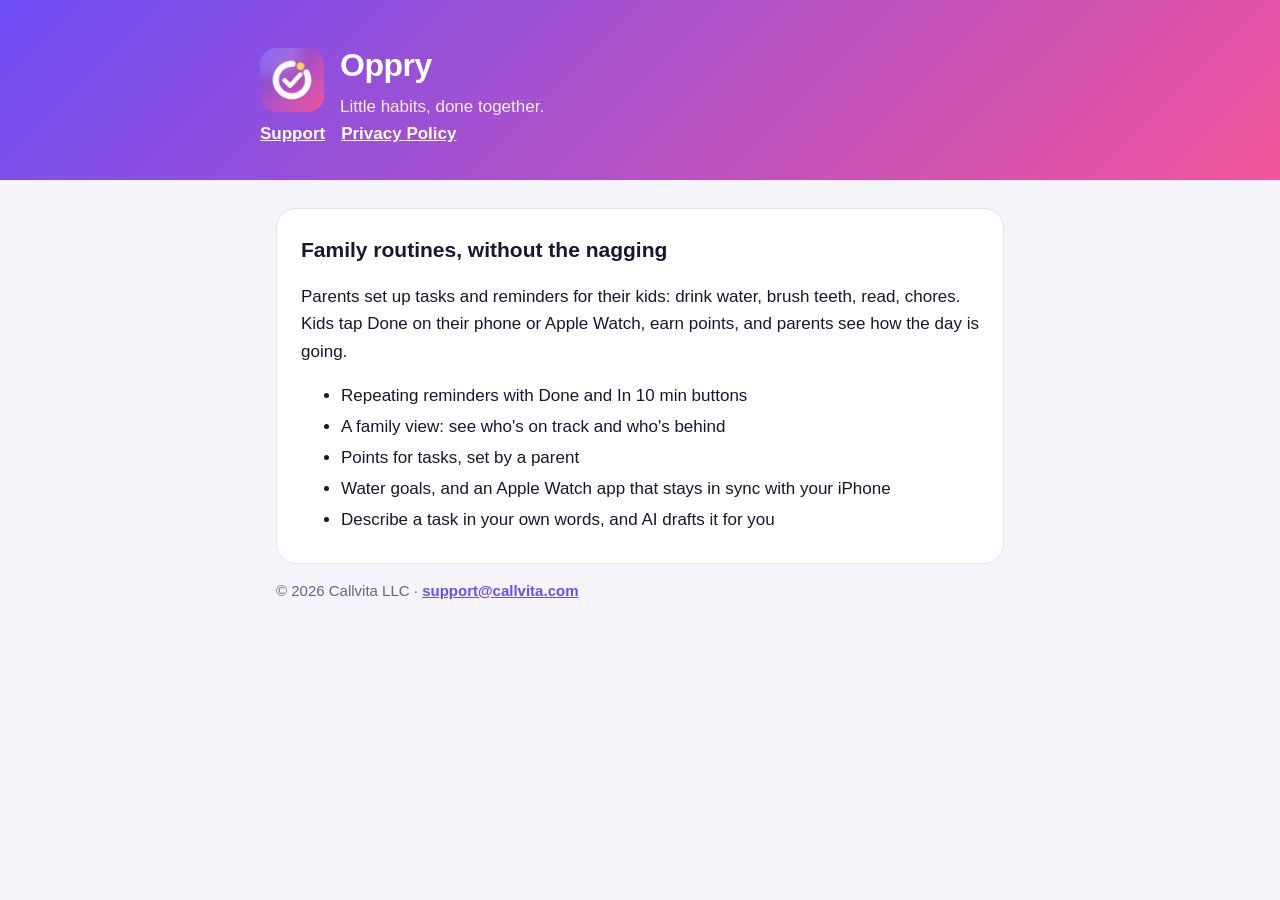
<file: index.html>
<!doctype html>
<html lang="en">
<head>
<meta charset="utf-8">
<meta name="viewport" content="width=device-width, initial-scale=1">
<title>Oppry</title>
<link rel="stylesheet" href="style.css">
</head>
<body>
<header>
  <div class="wrap">
    <img src="icon.png" alt="">
    <div>
      <h1>Oppry</h1>
      <p>Little habits, done together.</p>
    </div>
  </div>
  <nav class="wrap"><a href="support.html">Support</a><a href="privacy.html">Privacy Policy</a></nav>
</header>
<main class="wrap">
<section>
<h2>Family routines, without the nagging</h2>
<p>Parents set up tasks and reminders for their kids: drink water, brush teeth, read, chores. Kids tap Done on their phone or Apple Watch, earn points, and parents see how the day is going.</p>
<ul>
  <li>Repeating reminders with Done and In 10 min buttons</li>
  <li>A family view: see who's on track and who's behind</li>
  <li>Points for tasks, set by a parent</li>
  <li>Water goals, and an Apple Watch app that stays in sync with your iPhone</li>
  <li>Describe a task in your own words, and AI drafts it for you</li>
</ul>
</section>
<p class="muted">© 2026 Callvita LLC · <a href="mailto:support@callvita.com">support@callvita.com</a></p>
</main>
</body>
</html>
</file>
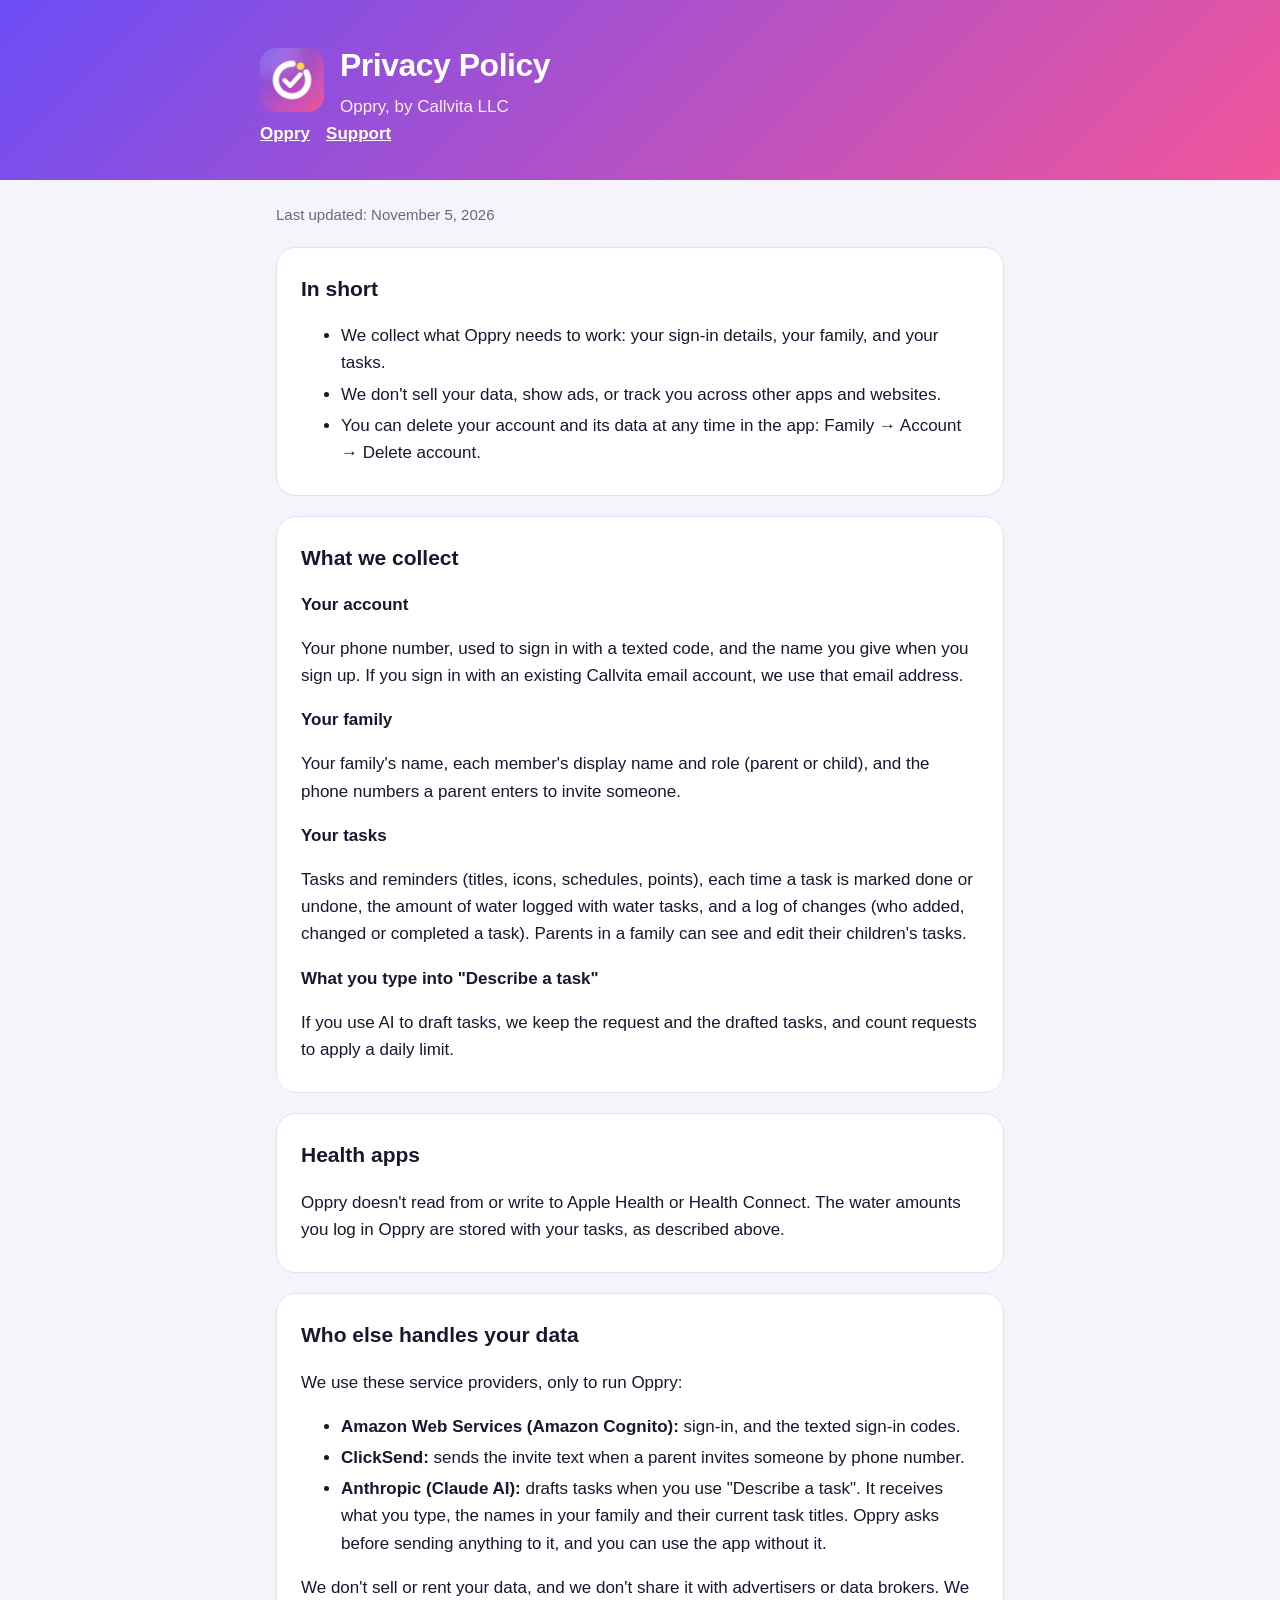
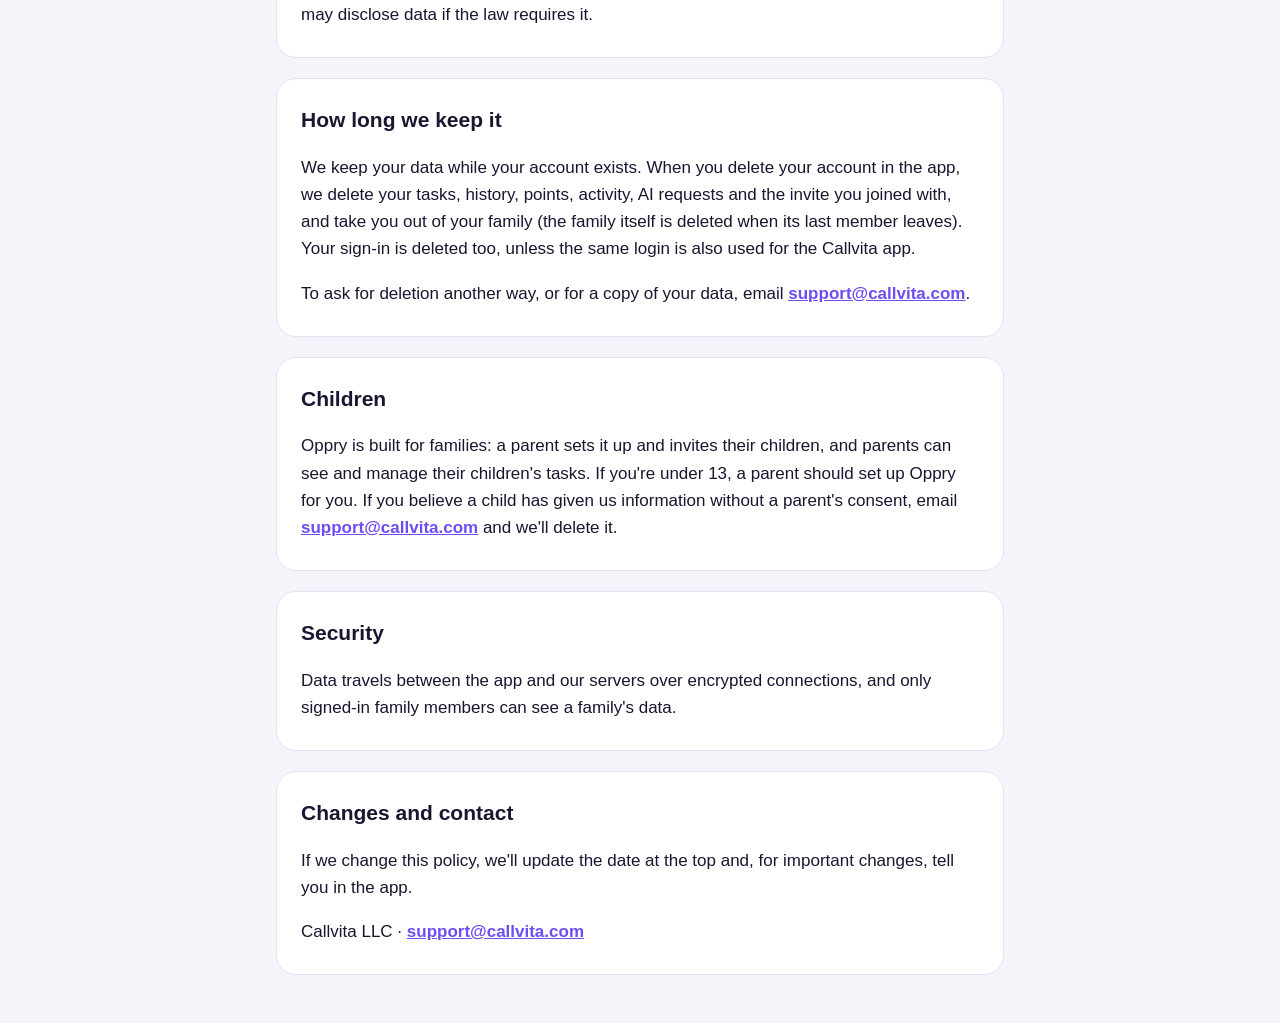
<file: privacy.html>
<!doctype html>
<html lang="en">
<head>
<meta charset="utf-8">
<meta name="viewport" content="width=device-width, initial-scale=1">
<title>Oppry Privacy Policy</title>
<link rel="stylesheet" href="style.css">
</head>
<body>
<header>
  <div class="wrap">
    <img src="icon.png" alt="">
    <div>
      <h1>Privacy Policy</h1>
      <p>Oppry, by Callvita LLC</p>
    </div>
  </div>
  <nav class="wrap"><a href="./">Oppry</a><a href="support.html">Support</a></nav>
</header>
<main class="wrap">
<p class="muted">Last updated: November 5, 2026</p>

<section>
<h2>In short</h2>
<ul>
  <li>We collect what Oppry needs to work: your sign-in details, your family, and your tasks.</li>
  <li>We don't sell your data, show ads, or track you across other apps and websites.</li>
  <li>You can delete your account and its data at any time in the app: Family → Account → Delete account.</li>
</ul>
</section>

<section>
<h2>What we collect</h2>
<h3>Your account</h3>
<p>Your phone number, used to sign in with a texted code, and the name you give when you sign up. If you sign in with an existing Callvita email account, we use that email address.</p>
<h3>Your family</h3>
<p>Your family's name, each member's display name and role (parent or child), and the phone numbers a parent enters to invite someone.</p>
<h3>Your tasks</h3>
<p>Tasks and reminders (titles, icons, schedules, points), each time a task is marked done or undone, the amount of water logged with water tasks, and a log of changes (who added, changed or completed a task). Parents in a family can see and edit their children's tasks.</p>
<h3>What you type into "Describe a task"</h3>
<p>If you use AI to draft tasks, we keep the request and the drafted tasks, and count requests to apply a daily limit.</p>
</section>

<section>
<h2>Health apps</h2>
<p>Oppry doesn't read from or write to Apple Health or Health Connect. The water amounts you log in Oppry are stored with your tasks, as described above.</p>
</section>

<section>
<h2>Who else handles your data</h2>
<p>We use these service providers, only to run Oppry:</p>
<ul>
  <li><strong>Amazon Web Services (Amazon Cognito):</strong> sign-in, and the texted sign-in codes.</li>
  <li><strong>ClickSend:</strong> sends the invite text when a parent invites someone by phone number.</li>
  <li><strong>Anthropic (Claude AI):</strong> drafts tasks when you use "Describe a task". It receives what you type, the names in your family and their current task titles. Oppry asks before sending anything to it, and you can use the app without it.</li>
</ul>
<p>We don't sell or rent your data, and we don't share it with advertisers or data brokers. We may disclose data if the law requires it.</p>
</section>

<section>
<h2>How long we keep it</h2>
<p>We keep your data while your account exists. When you delete your account in the app, we delete your tasks, history, points, activity, AI requests and the invite you joined with, and take you out of your family (the family itself is deleted when its last member leaves). Your sign-in is deleted too, unless the same login is also used for the Callvita app.</p>
<p>To ask for deletion another way, or for a copy of your data, email <a href="mailto:support@callvita.com">support@callvita.com</a>.</p>
</section>

<section>
<h2>Children</h2>
<p>Oppry is built for families: a parent sets it up and invites their children, and parents can see and manage their children's tasks. If you're under 13, a parent should set up Oppry for you. If you believe a child has given us information without a parent's consent, email <a href="mailto:support@callvita.com">support@callvita.com</a> and we'll delete it.</p>
</section>

<section>
<h2>Security</h2>
<p>Data travels between the app and our servers over encrypted connections, and only signed-in family members can see a family's data.</p>
</section>

<section>
<h2>Changes and contact</h2>
<p>If we change this policy, we'll update the date at the top and, for important changes, tell you in the app.</p>
<p>Callvita LLC · <a href="mailto:support@callvita.com">support@callvita.com</a></p>
</section>
</main>
</body>
</html>
</file>
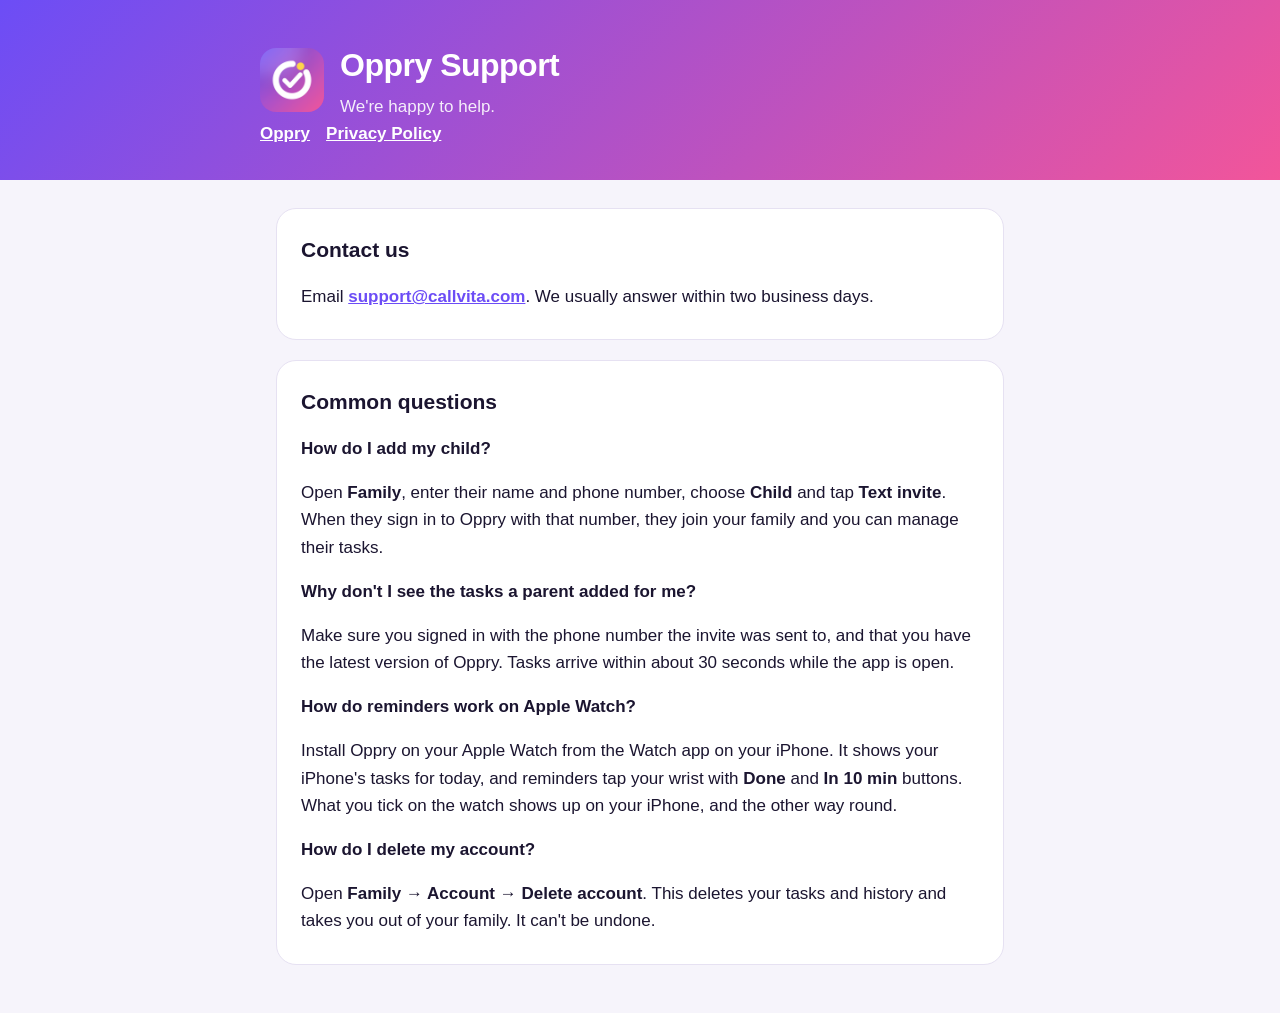
<file: support.html>
<!doctype html>
<html lang="en">
<head>
<meta charset="utf-8">
<meta name="viewport" content="width=device-width, initial-scale=1">
<title>Oppry Support</title>
<link rel="stylesheet" href="style.css">
</head>
<body>
<header>
  <div class="wrap">
    <img src="icon.png" alt="">
    <div>
      <h1>Oppry Support</h1>
      <p>We're happy to help.</p>
    </div>
  </div>
  <nav class="wrap"><a href="./">Oppry</a><a href="privacy.html">Privacy Policy</a></nav>
</header>
<main class="wrap">
<section>
<h2>Contact us</h2>
<p>Email <a href="mailto:support@callvita.com">support@callvita.com</a>. We usually answer within two business days.</p>
</section>

<section>
<h2>Common questions</h2>
<h3>How do I add my child?</h3>
<p>Open <strong>Family</strong>, enter their name and phone number, choose <strong>Child</strong> and tap <strong>Text invite</strong>. When they sign in to Oppry with that number, they join your family and you can manage their tasks.</p>
<h3>Why don't I see the tasks a parent added for me?</h3>
<p>Make sure you signed in with the phone number the invite was sent to, and that you have the latest version of Oppry. Tasks arrive within about 30 seconds while the app is open.</p>
<h3>How do reminders work on Apple Watch?</h3>
<p>Install Oppry on your Apple Watch from the Watch app on your iPhone. It shows your iPhone's tasks for today, and reminders tap your wrist with <strong>Done</strong> and <strong>In 10 min</strong> buttons. What you tick on the watch shows up on your iPhone, and the other way round.</p>
<h3>How do I delete my account?</h3>
<p>Open <strong>Family → Account → Delete account</strong>. This deletes your tasks and history and takes you out of your family. It can't be undone.</p>
</section>
</main>
</body>
</html>
</file>
<file: style.css>
:root {
  --bg: #f6f4fb;
  --surface: #ffffff;
  --text: #1b1530;
  --muted: #6b6584;
  --primary: #6c4df6;
  --pink: #f2559a;
  --border: #e6e1f2;
}
@media (prefers-color-scheme: dark) {
  :root {
    --bg: #0f0c1a;
    --surface: #1a1628;
    --text: #f3f0ff;
    --muted: #a39cbf;
    --primary: #8b7fff;
    --pink: #e0478c;
    --border: #2e2843;
  }
}
* { box-sizing: border-box; }
body {
  margin: 0;
  background: var(--bg);
  color: var(--text);
  font: 17px/1.6 -apple-system, BlinkMacSystemFont, "Segoe UI", Roboto, sans-serif;
}
header {
  background: linear-gradient(135deg, #6c4df6, #f2559a);
  color: #fff;
  padding: 40px 16px 32px;
}
header .wrap { display: flex; align-items: center; gap: 16px; }
header img { width: 64px; height: 64px; border-radius: 16px; }
header h1 { margin: 0; font-size: 32px; letter-spacing: -0.5px; }
header p { margin: 2px 0 0; opacity: 0.9; }
.wrap { max-width: 760px; margin: 0 auto; }
main { padding: 8px 16px 48px; }
section {
  background: var(--surface);
  border: 1px solid var(--border);
  border-radius: 20px;
  padding: 4px 24px 12px;
  margin-top: 20px;
}
h2 { font-size: 21px; margin: 20px 0 6px; }
h3 { font-size: 17px; margin: 16px 0 4px; }
a { color: var(--primary); font-weight: 600; }
.muted { color: var(--muted); font-size: 15px; }
nav { margin-top: 16px; display: flex; gap: 16px; flex-wrap: wrap; }
nav a { color: #fff; }
li { margin: 4px 0; }
</file>
